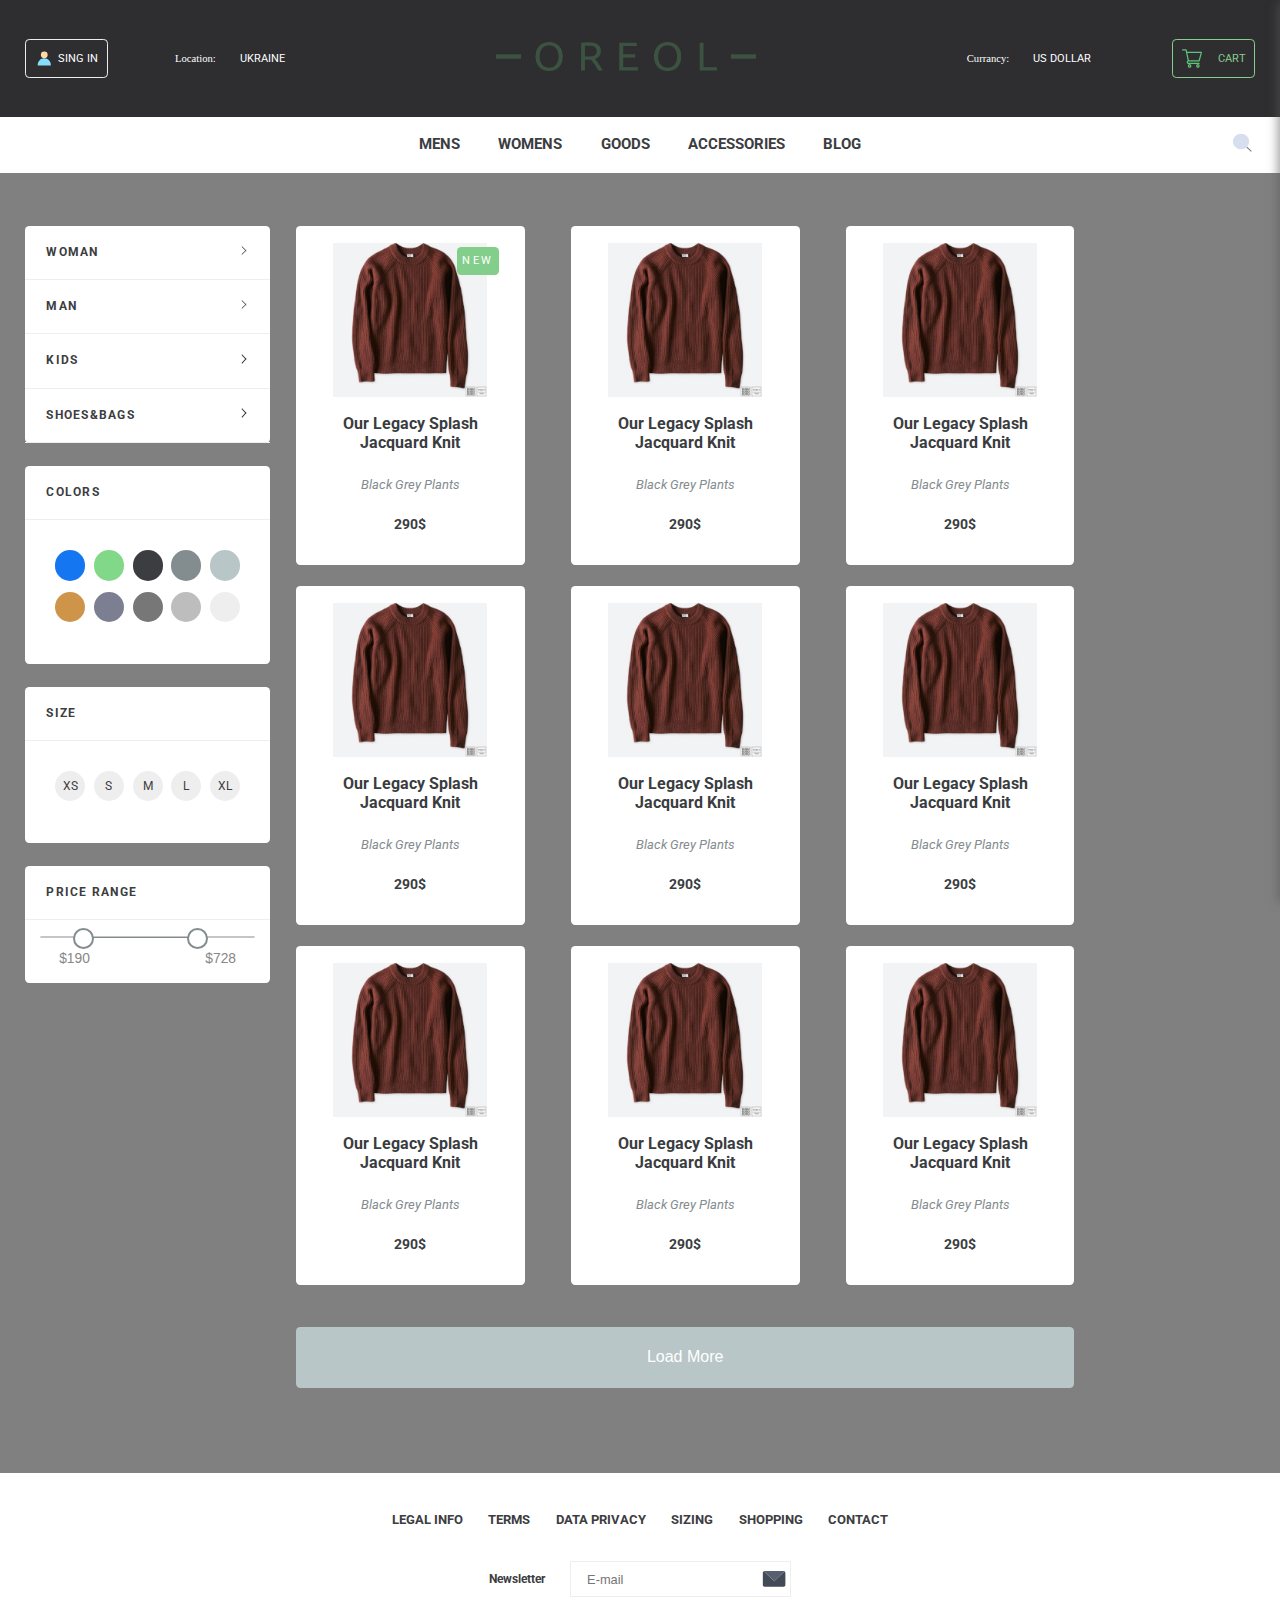
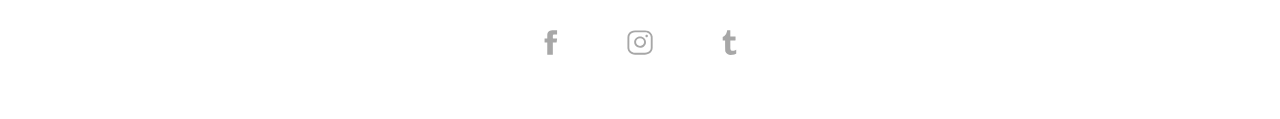
<file: oreol/index.html>
<!DOCTYPE html>
<html lang="en">
<head>
    <meta charset="UTF-8">
    <meta name="viewport" content="width=device-width, initial-scale=1">
    <title>Oreol</title>
    <link href="https://fonts.googleapis.com/css?family=Roboto:400,700i&display=swap" rel="stylesheet">
    <link rel="stylesheet" href="css/style.css">
    <link rel="stylesheet" href="css/jquery-ui.css">
</head>
<body>
    <div class="modal">
        <div class="close__mod"><img src="img/close.svg" alt=""></div>
        <div class="content__modal">
            <form action="">
                <div class="input">
                    <input type="text" name="login" placeholder="Login"> 
                </div>
                <div class="input">
                    <input type="password" name="password" placeholder="Password"> 
                </div>
                <button class="modal__button">Sing in</button>
            </form>
        </div>    
    </div>
    <div class="black__fill"></div>
    <div class="cart__box animate" id="cart__box">
        <div class="title__cart">
            <p>Your Shopping Cart </p>
            <img src="img/right_icon.svg" alt="">
        </div>
        <div class="content__cart">
            <button id="order" type="button" class="order">
                continue
            </button>
        </div>
    </div>
    <header class="header">
        <div class="header__inner">
            <div class="container"> 
               <div class="header__top">
                    <div class="header__top-sign">
                        <div class="header__top-btn" id="sign">
                        <img src="img/sign.svg" alt="">
                        <span>SING IN</span>
                        </div>                
                        <div class="header__top-location">
                        Location: <span>UKRAINE</span>
                        </div>
                    </div>

                    <div class="header__top-logo">
                        <img src="img/logo.png" alt="">
                    </div>

                    <div class="header__top-sign">
                        <div class="header__top-location currancy">
                            Currancy: <span>US DOLLAR</span>
                        </div>
                        <div class="header__top-btn cart" id="cart">
                            <img src="img/shopping-cart.svg" alt="">
                            <span>CART</span>
                        </div>
                    </div>
               </div>
            </div>    
        </div>
        <div class="header__nav">
            <div class="container">
                <div class="header__bottom">
                    <nav class="nav">
                        <a href="#">MENS</a>
                        <a href="#">WOMENS</a>
                        <a href="#">GOODS</a>
                        <a href="#">ACCESSORIES</a>
                        <a href="#">BLOG</a>
                    </nav>
                    <div class="search__panel" id="search__panel">
                        <input type="text" placeholder="Search..."> 
                    </div>
                    <div class="search__button" id="search__button">
                        <img src="img/search.svg" alt="">
                    </div>
                </div>    
            </div>    
        </div>    
    </header>
    
    <div class="intro">
        <div class="container"> 
            <div class="intro__main">
            <div class="intro__leftbar">
                
                <div id="category" class="box">
                    
                    <div class="list__box">
                        <div class="title__box">
                            <p>Woman</p>
                            <div class="list__box-icon">
                                <img src="img/right_icon.svg" alt="">
                            </div>
                        </div>
                        <div class="list__link">
                            <nav>
                                <a href="#">Jackets</a>
                                <a href="#">Blazers</a>
                                <a href="#">Suits</a>
                                <a href="#">Trousers</a>
                                <a href="#">Jeans</a>
                                <a href="#">Shirts</a>
                            </nav>
                        </div>
                    </div>
                     <div class="list__box">
                        <div class="title__box">
                            <p>Man</p>
                            <div class="list__box-icon">
                                <img src="img/right_icon.svg" alt="">
                            </div>
                        </div>
                        <div class="list__link">
                            <nav>
                                <a href="#">Jackets</a>
                                <a href="#">Blazers</a>
                                <a href="#">Suits</a>
                                <a href="#">Trousers</a>
                                <a href="#">Jeans</a>
                                <a href="#">Shirts</a>
                            </nav>
                        </div>
                    </div>
                     <div class="list__box">
                        <div class="title__box">
                            <p>Kids</p>
                            <div class="list__box-icon">
                                <img src="img/right_icon.svg" alt="">
                            </div>
                        </div>
                        <div class="list__link">
                            <nav>
                                <a href="#">Jackets</a>
                                <a href="#">Blazers</a>
                                <a href="#">Suits</a>
                                <a href="#">Trousers</a>
                                <a href="#">Jeans</a>
                                <a href="#">Shirts</a>
                            </nav>
                        </div>
                    </div>
                     <div class="list__box">
                        <div class="title__box">
                            <p>Shoes&bags</p>
                            <div class="list__box-icon">
                                <img src="img/right_icon.svg" alt="">
                            </div>
                        </div>
                        <div class="list__link">
                            <nav>
                                <a href="#">Jackets</a>
                                <a href="#">Blazers</a>
                                <a href="#">Suits</a>
                                <a href="#">Trousers</a>
                                <a href="#">Jeans</a>
                                <a href="#">Shirts</a>
                            </nav>
                        </div>
                    </div>
                </div>
                
                <div class="filter__box box">
                    <div class="title__filter">
                        colors
                    </div>
                    <div class="content__filter color__list">
                        <ul class="list__filter">
                            <li>
                                <input id ="color1" type="checkbox">
                                <label style ="background-color: #1476f1" for="color1"></label>
                            </li>
                            <li>
                                <input id="color2" type="checkbox">
                                <label style ="background-color: #82d889" for="color2"></label>
                            </li>
                            <li>
                                <input id="color3" type="checkbox">
                                <label style ="background-color: #3c3d41" for="color3"></label>
                            </li>
                            <li>
                                <input id="color4" type="checkbox">
                                <label style ="background-color: #838d8f" for="color4"></label>
                            </li>
                            <li>
                                <input id="color5" type="checkbox">
                                <label style ="background-color: #b8c6c7" for="color5"></label>
                            </li>
                            <li>
                                <input id="color6" type="checkbox">
                                <label style ="background-color: #ce954a" for="color6"></label>
                            </li>
                            <li>
                                <input id="color7" type="checkbox">
                                <label style ="background-color: #7b7f91" for="color7"></label>
                            </li>
                            <li>
                                <input id="color8" type="checkbox">
                                <label style ="background-color: #777777" for="color8"></label>
                            </li>
                            <li>
                                <input id="color9" type="checkbox">
                                <label style ="background-color: #bdbdbd" for="color9"></label>
                            </li>
                            <li>
                                <input id="color10" type="checkbox">
                                <label style ="background-color: #eeeeee" for="color10"></label>
                            </li>
                        </ul>
                    </div>
                </div>
                
                <div class="filter__box box">
                    <div class="title__filter">
                        SIZE
                    </div>
                    <div class="content__filter">
                        <ul class="list__filter">
                            <li>
                                <input id="size1" type="checkbox">
                                <label style for="size1">XS</label>
                            </li>
                            <li>
                                <input id="size2" type="checkbox">
                                <label style for="size2">S</label>
                            </li>
                            <li>
                                <input id="size3" type="checkbox">
                                <label style for="size3">M</label>
                            </li>
                            <li>
                                <input id="size4" type="checkbox">
                                <label style for="size4">L</label>
                            </li>
                            <li>
                                <input id="size5" type="checkbox">
                                <label style for="size5">XL</label>
                            </li>
                        </ul>
                    </div>
                </div>
                <div class="filter__box box">
                    <div class="title__filter">
                        PRICE RANGE
                    </div>
                    <div class="content__filter">
                        <div class="slider__price" id="slider__price"></div>
                        <div class="price__box">
                            <input type="text" name="minPrice" value="">
                            <input type="text" name="maxPrice" value="">  
                        </div>
                    </div>
                </div>
                
                
            </div>
            <div class="intro__rightbar">
               <div class="list_product">
                   <a class="product box">
                       <div class="new box">
                           new
                       </div>
                       <div class="img_product">
                       <img src="img/02.jpg" alt="">
                       </div>
                       <h2>Our Legacy Splash Jacquard Knit</h2>
                       <p>Black Grey Plants</p>
                       <p class="price">290$</p>
                   </a>
                    <a class="product box">
                       <div class="img_product">
                       <img src="img/02.jpg" alt="">
                       </div>
                       <h2>Our Legacy Splash Jacquard Knit</h2>
                       <p>Black Grey Plants</p>
                       <p class="price">290$</p>
                   </a>
                   <a class="product box">
                       <div class="img_product">
                       <img src="img/02.jpg" alt="">
                       </div>
                       <h2>Our Legacy Splash Jacquard Knit</h2>
                       <p>Black Grey Plants</p>
                       <p class="price">290$</p>
                   </a>
                   <a class="product box">
                       <div class="img_product">
                       <img src="img/02.jpg" alt="">
                       </div>
                       <h2>Our Legacy Splash Jacquard Knit</h2>
                       <p>Black Grey Plants</p>
                       <p class="price">290$</p>
                   </a>
                   <a class="product box">
                       <div class="img_product">
                       <img src="img/02.jpg" alt="">
                       </div>
                       <h2>Our Legacy Splash Jacquard Knit</h2>
                       <p>Black Grey Plants</p>
                       <p class="price">290$</p>
                   </a>
                   <a class="product box">
                       <div class="img_product">
                       <img src="img/02.jpg" alt="">
                       </div>
                       <h2>Our Legacy Splash Jacquard Knit</h2>
                       <p>Black Grey Plants</p>
                       <p class="price">290$</p>
                   </a>
                   <a class="product box">
                       <div class="img_product">
                       <img src="img/02.jpg" alt="">
                       </div>
                       <h2>Our Legacy Splash Jacquard Knit</h2>
                       <p>Black Grey Plants</p>
                       <p class="price">290$</p>
                   </a>
                   <a class="product box">
                       <div class="img_product">
                       <img src="img/02.jpg" alt="">
                       </div>
                       <h2>Our Legacy Splash Jacquard Knit</h2>
                       <p>Black Grey Plants</p>
                       <p class="price">290$</p>
                   </a>
                   <a class="product box">
                       <div class="img_product">
                       <img src="img/02.jpg" alt="">
                       </div>
                       <h2>Our Legacy Splash Jacquard Knit</h2>
                       <p>Black Grey Plants</p>
                       <p class="price">290$</p>
                   </a>
               </div>
                <button class="load_more" id="load__more">
                    Load More
                </button>
            </div>
            </div> 
        </div>      
    </div>
    
    <footer class="footer">
        <div class="container">
            <div>
                <nav class="footer__nav">
                    <a href="#">Legal info</a>
                    <a href="#">terms</a>
                    <a href="#">data privacy</a>
                    <a href="#">sizing</a>
                    <a href="#">shopping</a>
                    <a href="#">contact</a>
                </nav>
            </div>
            <div class="footer__newsletter">
                <p>Newsletter</p>
                <input type="text" placeholder="E-mail">
            </div>
            <div>
                <div class="soc__list">
                    <a target="_blank"href="#"><img src="img/soc_fb.svg" alt=""></a>
                    <a target="_blank"href="#"><img src="img/soc_insta.svg" alt=""></a>
                    <a target="_blank"href="#"><img src="img/soc_tw.svg" alt=""></a>
                </div>
            </div>
        </div>
    </footer>
    <script src="https://ajax.googleapis.com/ajax/libs/jquery/3.4.1/jquery.min.js"></script>
    <script src="js/jquery-ui.min.js"></script>
    <script src="js/control.js"></script>
</body>
</html>
</file>
<file: oreol/css/style.css>
body {
    margin: 0;
    box-sizing: border-box;
    background-color: #eaeaea;
    font-family: 'Roboto', sans-serif;
    font-size: 1.14vmax;
    line-height: 1.33vmax;
}
.wrap {
    width: 81.66vw;
    margin: 0 auto;
    position: relative;
}
.dark {
    background-color: #2e2e30;
    color: #fff;
}
.grey {
    background-color: #838d8f;
    color: #fff;
}
/*--------- container ---------*/
.container {
    max-width: 1230px;
    padding: 0 15px;
    margin: 0 auto;
}
/*------------header-----------*/
.header__inner {
    background-color: #2e2e30;
    color: #fff;
}
.header__top {
    display: flex;
    align-items: center;
    justify-content: space-between;
    height: 9.16vmax;
}
.header__top-sign {
    display: flex;
    align-items: center;
    font-size: .83vmax;
}
.header__top-btn, .cart {
    display: flex;
    align-items: center;
    justify-content: space-between;
    border: 1px solid #ededed;
    border-radius: 0.33vw;
    padding: 0.66vw;
    cursor: pointer;
    overflow: hidden;
    font-size: .83vmax;
    width: 5vw;
}
.header__top-btn:hover {
    background-color: #ededed;
    color: #2e2e30;
}
.header__top-location {
    font-family: 'PT serif'    ;
    margin-left: 5.25vmax;
}
.header__top-location span {
    font-family: 'Roboto', sans-serif;
    color: #fff;
    cursor: pointer;
    margin-left: 1.66vmax;
    font-size: .83vmax;
}
.header__top-logo img{
    width: 20.33vmax;
    overflow: hidden;
}
.header__top-location.currancy {
    margin: 0 6.33vmax 0 0;
}
.cart {
    border: 1px solid #86ce8e;
    color: #86ce8e;
}
.cart:hover {
    background-color: #86ce8e;
    color: #fff;
}
.cart img, .header__top-btn img {
    height: 1.63vmax;
    width: 1.63vmax;
}
/*--------------navigation--------*/
.header__nav {
    background-color: #fff;
    width: 100%;
}
.header__bottom {
    display: flex;
    justify-content: center;
    align-items: center;
    position: relative;
    width: 100%;
}
.nav {
    display: flex;
    justify-content: center; 
}
.nav a {
    text-decoration: none;
    padding: 1.5vmax;
    color: #3c3d41;
    text-transform: uppercase;
    font-weight: 700;
}
.nav a:hover {
    background-color: #3c3d41;
    color:#fff;
}
.search__button {
    position: absolute;
    cursor: pointer;
    right: 0;
    top: calc(50% - 1.2vmax);
}
.search__button img {
    width: 2vmax;
}
.search__panel {
    position: absolute;
    z-index: 5;
    height: inherit;
    background-color: #fff;
    padding: .9vmax;
    top: 0;
    left: 0;
    width: 94%;
    display: none;
}
.search__panel.open {
    display: block;
}
.search__panel input {
    width: 100%;
    border: 1px solid #a5b3b3;
    height: 2.16vmax;
    padding-left: 1vmax;
}

/*--------------intro-----------------*/
.intro {
    background-color: gray;
}
.intro__main {
    display: flex;
    padding: 4.16vmax 0 6.66vmax;
}
.intro__leftbar {
    width: 19.16vw;
}
.intro__rightbar {
    width: 60.83vw;
    margin-left: 2vw;
}
.load_more {
    border: none;
    width: 100%;
    border-radius: 0.33vw;
    color: #fff;
    background-color: #b8c6c7;
    font-size: 1.25vmax;
    padding: 1.66vmax 0;
    margin-top: 1.66vmax;
}
.box {
    border-radius: .33vw;
    background-color: #fff;
}
.load_more:hover {
    transform: scale(.95);
}
.list_product {
    display: flex;
    justify-content: space-between;
    flex-wrap: wrap;
}
.product {
    display: flex;
    align-items: center;
    flex-flow: column nowrap;
    width: 15.16vw;
    padding: 1.36vmax 1.36vw;
    margin-bottom: 1.66vmax;
    margin-right: 1.66vw;
    position: relative;
}
.product:nth-of-type(3n) {
    margin-right: 0;
}
.product:hover {
    transform: scale(1.05);
}
.product h2 {
    font-size: 1.25vmax;
    line-height: 1.5vmax;
    text-align: center;
    color: #3a3d3f;
    margin-bottom: .83vmax;
    font-weight: 700;
}
.product p:first-of-type {
    text-align: center;
    font-style: italic;
    color: #838c8e;
    font-size: 1vmax;
}
.price {
    color: #3a3d3f;
    font-size: 1.08vmax;
    font-weight: 700;
    margin-top: .83vmax;
}
.img_product {
    width: 100%;
    overflow: hidden;
    text-align: center;
}
.img_product img {
    height: 12vmax;
    width: auto;
}
.new {
    background-color: #84ce8b;
    color: #fff;
    padding: .41vmax;
    font-size: .83vmax;
    letter-spacing: .2vmax;
    text-transform: uppercase;
    position: absolute;
    right: 2vmax;
    top: 1.66vmax;
    z-index: 1;
}
.list__box {
    width: 100%;;
}
.title__box, .title__filter {
    display: flex;
    align-items: center;
    justify-content: space-between;
    height: 4.16vmax;
    padding: 0 1.66vmax;
    border-bottom: #eee 1px solid;
    cursor: pointer;
}
.title__box.open img{
    transform: rotate(90deg);
}
.title__box p, .title__filter {
    color: #3c3d41;
    font-size: .91vmax;
    text-transform: uppercase;
    letter-spacing: .1vmax;
    font-weight: 700;
}
.list__box-icon img{
    width: .81vmax;
    height: 1.06vmax;
}
.list__link {
    background-color: #838d8f;
    height: 0;
    overflow: hidden;
}
.list__link.open {
    height: auto;
    overflow: auto;
    padding: 1.66vmax;
}
.list__link a {
    display: block;
    color: #daddde;
    font-size: 1.08vmax;
    text-decoration: none;
    padding-bottom: 1.2vmax;
}
.list__link a:hover {
    color: #fff;
}
.list__link a:last-child {
    padding-bottom: 0;
}
.filter__box {
    margin-top: 1.83vmax;
}
.list__filter {
    display: flex;
    justify-content: center;
    align-items: center;
    flex-wrap: wrap;
}
.list__filter label {
    display: flex;
    flex-flow: row nowrap;
    justify-content: center;
    align-items: center;
    width: 2.36vmax;
    height: 2.36vmax;
    border-radius: 2.66vmax;
    cursor: pointer;
    background-color: #eee;
    color: #3c3d41;
    font-size: .9vmax;
}
ul.list__filter{
    padding: 0;
}

.list__filter li{
    list-style: none;
    margin-right: .66vw;
    margin-bottom: .89vmax;
}
.list__filter li:nth-of-type(5n) {
    margin-right: 0;
}
.list__filter input[type="checkbox"] {
    display: none;
}
.color__list input[type="checkbox"]:checked + label{
    box-shadow: 0 0 5px 5px #ababab;
}
.content__filter{
    padding: 1.2vmax;
}
input[type="checkbox"]:checked + label{
    background-color: #838d8f;
    color: #fff;
}
.price__box {
    display: flex;
    justify-content: space-between;
    margin-top: .9vmax;
}
.price__box input {
    width: 30%;
    border: none;
    font-size: 1.08vmax;
    color: #878787;
    text-align: center;
}
.price__box input:focus {
    border: none;
    outline: none;
}



/*---------------------foooter--------------------*/
.footer {
    width: 100%;
    min-height: 15.25vmax;
    background-color: #fff;
    padding: 3vmax 0 1vmax;
}
.footer__nav, .footer__newsletter, .soc__list {
    display: flex;
    align-items: center;
    justify-content: center;
    margin-bottom: 2.4vmax;
}
.footer__nav a{
    text-transform: uppercase;
    text-decoration: none;
    color: #3c3d41;
    font-size: 1vmax;
    font-weight: 700;
    padding-right: 2vmax;
}
.footer__nav a:last-of-type {
    padding-right: 0;
}
.footer__nav a:hover {
    text-decoration: underline;
}
.footer__newsletter p{
    color: #3c3d41;
    font-size: .9vmax;
    font-weight: 700;
    margin-right: 2vmax;
}
.footer__newsletter input {
    border: 1px solid #eee;
    height: 2.66vmax;
    width: 18,8vmax;
    background-color: #eee;
    color: #878787;
    font-size: 1vmax;
    padding: 0 3vmax 0 1.25vmax;
    background: url('../img/mail.svg') no-repeat 98% 50% /2vmax;
}
.soc__list img {
    width: 2vmax;
    height: auto;
}
.soc__list a {
    padding-right: 5vmax;
}
.soc__list a:last-of-type {
    padding-right: 0;
}
/*------------cart-box----------------*/
.cart__box {
    display: flex;
    flex-flow: column;
    justify-content: space-between;
    position: fixed;
    right: 0;
    top: 0;
    height: 100vh;
    z-index: 100;
    background-color: #fff;
    width: 35vw;
    box-shadow: -3px 2px 9px rgba(88, 88, 88, .52);
    transform: translateX(100%);
}
.cart__box.open {
    transform: translateX(0);
}
.animate {
    transition: all .3s linear ;
}
.title__cart {
    display: flex;
    justify-content: space-between;
    background-color: #5ba582;
    width: 100%;
    height: 4vmax;
    padding: 1vmax;
    color: #fff;
    cursor: pointer;
}
.title__cart img{
    padding-right: 3vmax;
    width: 1.8vmax;
}
.content__cart {
    display: flex;
    width: 100%;
}
.order, .modal__button{ 
    width: 100%;
    height: 4vmax;
    border:none;
    color: #fff;
    background-color: rgba(29,132,180,.9);
    font-size: 1vmax;
    text-transform: uppercase;
}
.order:hover {
    transform: scale(.95);
}
.modal__button{ 
    border-radius: .33vmax;
}
.black__fill {
    position: fixed;
    width: 100%;
    height: 100vh;
    background-color: rgba(0,0,0,.6);
    z-index: 101;
    top: 0;
    left: 0;
    display: none;
}
.modal {
    position: fixed;
    z-index: 102;
    width: 30vw;
    top: 15vh;
    display: none;
    left: calc( 50% - 15vw);
}
.content__modal {
    background: #fff;
    border-radius: .33vmax;
    padding: 1.5vw;
    width: 100%;
}
.black__fill.open, .modal.open {
    display: block;
}
.close__mod {
    width: 1.5vmax;
    height: 1.5vmax;
    position: absolute;
    top: -2vmax;
    right: -5vmax;
    cursor: pointer;
}
.input {
    width: 100%;
    margin-bottom: 1vmax;
}
.input input {
    width: 100%;
    height: 3vmax;
    text-align: center;
    border-radius: .33vmax;
    border: 1px solid #ccc;
    font-size: 1vmax;
}


@media (max-width: 1230px) {
/*    header */
     .header__top-btn, .cart {
        width: 8vw;
    }
    /* Intro */
    
    .intro__leftbar {
        width: 22.16vw;
    }
    .intro__rightbar {
        margin-left: 5vw;
    }
    .content__filter {
        padding: .1vmax; 
    }
    .title__cart {
        font-size: 1.4vmax;
    }
    .load_more {
        font-size: 1.55vmax;
    }
/*    footer*/
    .footer__nav a {
        font-size: 1.3vmax;
    }
    .footer__newsletter p {
        font-size: 1.2vmax;
    }
}

@media (max-width: 990px) {
    body {
        font-size: 1.4vmax;
    }
    /*    header*/

    .header__top-sign, .header__top-sign span {
        flex-flow: column;
        font-size: 1.1vmax;
    }
    .header__top-sign:last-child {
        flex-flow: column-reverse;
    } 
     .header__top-location, .header__top-location.currancy {
        display: flex;
        margin: 1vmax 0;
    }
/*    intro      */
    
    .list__link a {
        font-size: 1.48vmax;
    }
    .title__box p, .title__filter {
        font-size: 1.2vmax;
    }
    .content__filter {
        padding: 0; 
    }
    .price__box input {
        font-size: 1.28vmax;
    }
    
    /*    foooter  */
    .footer__newsletter p {
        font-size: 1.2vmax;
    }
    .footer__newsletter input {
        font-size: 1.2vmax;
    }
    
}

@media (max-width: 770px) {
    
}

@media (max-width: 575px) {
    body {
        font-size: 1.2vmax;
    }
    
/*    header    */
    .header__top {
        height: 15vmax;
    }
    .header__top-btn {
        width: 6vw;
        justify-content: center;
    }
    .header__top-btn span {
        display: none;
    }
    .header__top-sign, .header__top-sign span {
        font-size: 1.1vmax;
    }
    .header__top-sign {
        padding-top: 3vmax;
    }
    .search__panel {
        padding: .4vmax;
        width: 88%;
    } 
    
/*---------intro-------*/
    .intro__rightbar {
        width: 69vw;
        margin-left: 3vw;
    }
    .intro__leftbar {
        width: 23.16vw;
    }
    .product {
        width: 17vw;
    }
    .img_product img {
        height: auto;
        width: 100%;
    }
    .title__box, .title__box p, .title__filter {
        font-size: 1.1vmax;
        padding: 0 .3vmax;
    }
    .content__filter {
        padding: .1vmax;
    }
    .list__filter li{
        margin-right: 0;
        margin-bottom: .69vmax;
    }
    
    
/*    foooter  */
    .footer__nav a {
        font-size: 1.1vmax;
    }
    .footer__newsletter p {
        font-size: 1.2vmax;
    }
</file>
